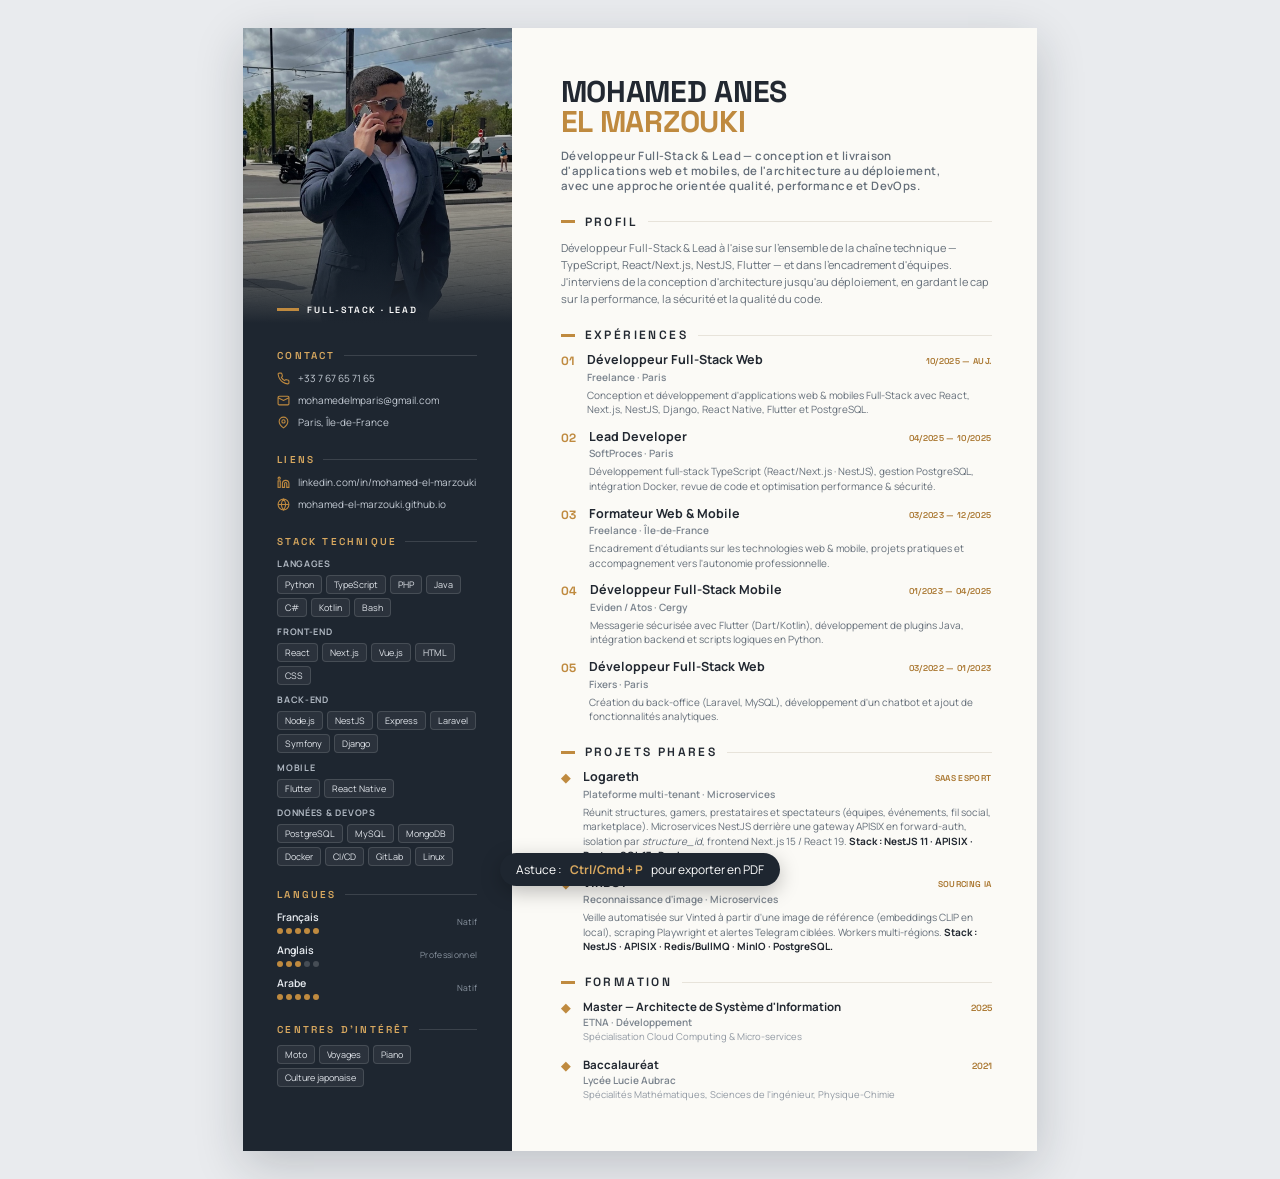
<file: cv.html>
<!DOCTYPE html>
<html lang="fr">
<head>
<meta charset="UTF-8">
<meta name="viewport" content="width=device-width, initial-scale=1.0">
<title>CV — Mohamed Anes El Marzouki</title>
<link rel="preconnect" href="https://fonts.googleapis.com">
<link rel="preconnect" href="https://fonts.gstatic.com" crossorigin>
<link href="https://fonts.googleapis.com/css2?family=Space+Grotesk:wght@500;600;700&family=Manrope:wght@400;500;600;700;800&display=swap" rel="stylesheet">
<style>
  :root{
    --ink:#1e2630;          /* sidebar — ton du costume */
    --ink-2:#171d26;
    --paper:#fbfaf6;        /* main warm off-white */
    --text:#222831;
    --muted:#646e79;
    --faint:#9098a2;
    --line:#e7e3da;
    --accent:#bf8a3f;       /* sable / ambre chaud */
    --accent-d:#a9762f;
    --s-text:#c4cbd4;       /* sidebar light text */
    --s-faint:#8b95a1;
    --s-head:#d8a85f;
    --s-line:rgba(255,255,255,.13);
    --s-chip:rgba(255,255,255,.06);
  }
  *{ box-sizing:border-box; margin:0; padding:0; }
  html,body{ background:#e9ebee; }
  body{
    font-family:'Manrope', system-ui, sans-serif;
    color:var(--text);
    -webkit-font-smoothing:antialiased;
    text-rendering:optimizeLegibility;
    display:flex; justify-content:center;
    padding:28px 16px;
  }

  .page{
    width:210mm; min-height:297mm;
    background:var(--paper);
    display:grid; grid-template-columns:71mm 1fr;
    box-shadow:0 14px 46px rgba(20,28,40,.20);
    overflow:hidden; position:relative;
    -webkit-print-color-adjust:exact; print-color-adjust:exact;
  }

  /* ============ SIDEBAR ============ */
  .sidebar{ background:var(--ink); color:var(--s-text); position:relative; }

  .photo{
    position:relative; width:100%; height:78mm; overflow:hidden;
    background:var(--ink-2);
  }
  .photo img{ width:100%; height:100%; object-fit:cover; object-position:46% 28%; display:block; }
  .photo::after{
    content:""; position:absolute; inset:0;
    background:linear-gradient(180deg, rgba(30,38,48,0) 55%, rgba(30,38,48,.55) 82%, var(--ink) 100%);
  }
  .photo-tag{
    position:absolute; left:0; bottom:7px; z-index:2;
    display:flex; align-items:center; gap:8px;
    padding:0 9mm;
  }
  .photo-tag .bar{ width:22px; height:3px; background:var(--accent); }
  .photo-tag span{
    font-family:'Space Grotesk',sans-serif; font-size:9px; font-weight:600;
    letter-spacing:.2em; text-transform:uppercase; color:#fff; white-space:nowrap;
  }

  .side-pad{ padding:7mm 9mm 11mm; }
  .side-block{ margin-bottom:6mm; }
  .side-block:last-child{ margin-bottom:0; }

  .side-h{
    font-family:'Space Grotesk',sans-serif;
    font-size:10px; font-weight:600; letter-spacing:.22em;
    text-transform:uppercase; color:var(--s-head);
    display:flex; align-items:center; gap:8px; margin-bottom:9px;
  }
  .side-h::after{ content:""; flex:1; height:1px; background:var(--s-line); }

  .crow{
    display:flex; gap:8px; align-items:flex-start;
    font-size:10px; line-height:1.5; color:var(--s-text);
    margin-bottom:7px; word-break:break-word;
  }
  .crow:last-child{ margin-bottom:0; }
  .ic{ flex:0 0 13px; width:13px; height:13px; margin-top:1px; color:var(--accent); }
  .crow a{ color:var(--s-text); text-decoration:none; }
  .ph{ color:var(--s-faint); font-style:italic; }

  .sgroup{ margin-bottom:8px; }
  .sgroup:last-child{ margin-bottom:0; }
  .slabel{
    font-size:9px; font-weight:700; color:#aeb6c0;
    text-transform:uppercase; letter-spacing:.08em; margin-bottom:5px;
  }
  .chips{ display:flex; flex-wrap:wrap; gap:4px; }
  .chip{
    font-size:9px; line-height:1; padding:4px 7px;
    background:var(--s-chip); border:1px solid var(--s-line);
    border-radius:4px; color:#dfe3e9; white-space:nowrap;
  }

  .lrow{ display:flex; align-items:center; justify-content:space-between; gap:8px; margin-bottom:9px; }
  .lrow:last-child{ margin-bottom:0; }
  .lname{ font-size:10.5px; font-weight:600; color:#e7ebf0; }
  .llevel{ font-size:8.5px; color:var(--s-faint); letter-spacing:.04em; }
  .dots{ display:flex; gap:3px; margin-top:4px; }
  .dot{ width:6px; height:6px; border-radius:50%; background:rgba(255,255,255,.18); }
  .dot.on{ background:var(--accent); }

  /* ============ MAIN ============ */
  .main{ padding:13mm 12mm 12mm 13mm; }

  .kicker{
    font-family:'Space Grotesk',sans-serif;
    font-size:10px; font-weight:600; letter-spacing:.32em;
    text-transform:uppercase; color:var(--accent-d); margin-bottom:8px;
  }
  .name{
    font-family:'Space Grotesk',sans-serif;
    font-size:30px; font-weight:700; line-height:1.0;
    letter-spacing:-.01em; color:var(--text); text-transform:uppercase;
  }
  .name .l2{ display:block; color:var(--accent); }
  .role{
    font-size:11.5px; font-weight:600; letter-spacing:.04em;
    color:var(--muted); margin-top:11px; max-width:92%;
  }

  .block{ margin-top:5.4mm; }
  .h{
    font-family:'Space Grotesk',sans-serif;
    font-size:12px; font-weight:600; letter-spacing:.2em;
    text-transform:uppercase; color:var(--text);
    display:flex; align-items:center; gap:10px; margin-bottom:9px;
  }
  .h::before{ content:""; width:14px; height:3px; background:var(--accent); }
  .h::after{ content:""; flex:1; height:1px; background:var(--line); }

  .profil{ font-size:11px; line-height:1.55; color:var(--muted); text-wrap:pretty; }

  /* experiences */
  .job{ display:grid; grid-template-columns:auto 1fr; gap:13px; margin-bottom:3.2mm; }
  .job:last-child{ margin-bottom:0; }
  .jidx{
    font-family:'Space Grotesk',sans-serif; font-size:12px; font-weight:700;
    color:var(--accent); padding-top:1px; letter-spacing:.02em;
  }
  .jbody{ position:relative; }
  .jhead{ display:flex; justify-content:space-between; align-items:baseline; gap:10px; }
  .jtitle{ font-size:12.5px; font-weight:700; color:var(--text); line-height:1.25; }
  .jdate{
    font-family:'Space Grotesk',sans-serif; font-size:8.5px; font-weight:600;
    color:var(--accent-d); white-space:nowrap; letter-spacing:.04em;
    text-transform:uppercase; padding-top:2px;
  }
  .jmeta{ font-size:10px; font-weight:600; color:#7a838d; margin:2px 0 4px; }
  .jdesc{ font-size:10px; line-height:1.45; color:var(--muted); text-wrap:pretty; }
  .jdesc b{ color:var(--text); font-weight:700; }

  /* education */
  .edu{ display:grid; grid-template-columns:auto 1fr; gap:13px; margin-bottom:3.6mm; }
  .edu:last-child{ margin-bottom:0; }
  .ehead{ display:flex; justify-content:space-between; align-items:baseline; gap:10px; }
  .etitle{ font-size:11.5px; font-weight:700; color:var(--text); }
  .edate{ font-family:'Space Grotesk',sans-serif; font-size:9px; font-weight:600; color:var(--accent-d); white-space:nowrap; }
  .emeta{ font-size:10px; color:#7a838d; font-weight:600; margin-top:1px; }
  .esub{ font-size:9.5px; color:var(--faint); margin-top:1px; }
  .ebullet{
    font-family:'Space Grotesk',sans-serif; font-size:12px; font-weight:700;
    color:var(--accent); padding-top:1px;
  }

  @page{ size:A4; margin:0; }
  @media print{
    html,body{ background:#fff; padding:0; }
    .page{ box-shadow:none; }
    .no-print{ display:none !important; }
  }
  .hint{
    position:fixed; left:50%; transform:translateX(-50%); bottom:14px;
    background:#1e2630; color:#fff; font-size:12px; font-family:'Manrope',sans-serif;
    padding:8px 16px; border-radius:999px; box-shadow:0 6px 20px rgba(0,0,0,.25);
    z-index:50; display:flex; align-items:center; gap:8px;
  }
  .hint b{ font-weight:700; color:var(--s-head); }
</style>
</head>
<body>

<div class="page">

  <!-- ============ SIDEBAR ============ -->
  <aside class="sidebar">

    <div class="photo">
      <img src="portfolio/portrait.jpg" alt="Mohamed Anes El Marzouki">
      <div class="photo-tag"><span class="bar"></span><span>Full-Stack · Lead</span></div>
    </div>

    <div class="side-pad">

      <div class="side-block">
        <div class="side-h">Contact</div>
        <div class="crow">
          <svg class="ic" viewBox="0 0 24 24" fill="none" stroke="currentColor" stroke-width="2"><path d="M22 16.92v3a2 2 0 0 1-2.18 2 19.79 19.79 0 0 1-8.63-3.07 19.5 19.5 0 0 1-6-6 19.79 19.79 0 0 1-3.07-8.67A2 2 0 0 1 4.11 2h3a2 2 0 0 1 2 1.72c.13.96.36 1.9.7 2.81a2 2 0 0 1-.45 2.11L8.09 9.91a16 16 0 0 0 6 6l1.27-1.27a2 2 0 0 1 2.11-.45c.91.34 1.85.57 2.81.7A2 2 0 0 1 22 16.92Z"/></svg>
          <span>+33 7 67 65 71 65</span>
        </div>
        <div class="crow">
          <svg class="ic" viewBox="0 0 24 24" fill="none" stroke="currentColor" stroke-width="2"><rect x="2" y="4" width="20" height="16" rx="2"/><path d="m22 7-10 5L2 7"/></svg>
          <a href="mailto:mohamedelmparis@gmail.com">mohamedelmparis@gmail.com</a>
        </div>
        <div class="crow">
          <svg class="ic" viewBox="0 0 24 24" fill="none" stroke="currentColor" stroke-width="2"><path d="M20 10c0 6-8 12-8 12s-8-6-8-12a8 8 0 0 1 16 0Z"/><circle cx="12" cy="10" r="3"/></svg>
          <span>Paris, Île-de-France</span>
        </div>
      </div>

      <div class="side-block">
        <div class="side-h">Liens</div>
        <div class="crow">
          <svg class="ic" viewBox="0 0 24 24" fill="none" stroke="currentColor" stroke-width="2"><path d="M16 8a6 6 0 0 1 6 6v7h-4v-7a2 2 0 0 0-4 0v7h-4v-7a6 6 0 0 1 6-6Z"/><rect x="2" y="9" width="4" height="12"/><circle cx="4" cy="4" r="2"/></svg>
          <a href="https://www.linkedin.com/in/mohamed-el-marzouki">linkedin.com/in/mohamed-el-marzouki</a>
        </div>
        <div class="crow">
          <svg class="ic" viewBox="0 0 24 24" fill="none" stroke="currentColor" stroke-width="2"><circle cx="12" cy="12" r="10"/><path d="M2 12h20"/><path d="M12 2a15.3 15.3 0 0 1 4 10 15.3 15.3 0 0 1-4 10 15.3 15.3 0 0 1-4-10 15.3 15.3 0 0 1 4-10Z"/></svg>
          <a href="https://mohamed-el-marzouki.github.io/">mohamed-el-marzouki.github.io</a>
        </div>
      </div>

      <div class="side-block">
        <div class="side-h">Stack technique</div>
        <div class="sgroup">
          <div class="slabel">Langages</div>
          <div class="chips"><span class="chip">Python</span><span class="chip">TypeScript</span><span class="chip">PHP</span><span class="chip">Java</span><span class="chip">C#</span><span class="chip">Kotlin</span><span class="chip">Bash</span></div>
        </div>
        <div class="sgroup">
          <div class="slabel">Front-End</div>
          <div class="chips"><span class="chip">React</span><span class="chip">Next.js</span><span class="chip">Vue.js</span><span class="chip">HTML</span><span class="chip">CSS</span></div>
        </div>
        <div class="sgroup">
          <div class="slabel">Back-End</div>
          <div class="chips"><span class="chip">Node.js</span><span class="chip">NestJS</span><span class="chip">Express</span><span class="chip">Laravel</span><span class="chip">Symfony</span><span class="chip">Django</span></div>
        </div>
        <div class="sgroup">
          <div class="slabel">Mobile</div>
          <div class="chips"><span class="chip">Flutter</span><span class="chip">React Native</span></div>
        </div>
        <div class="sgroup">
          <div class="slabel">Données &amp; DevOps</div>
          <div class="chips"><span class="chip">PostgreSQL</span><span class="chip">MySQL</span><span class="chip">MongoDB</span><span class="chip">Docker</span><span class="chip">CI/CD</span><span class="chip">GitLab</span><span class="chip">Linux</span></div>
        </div>
      </div>

      <div class="side-block">
        <div class="side-h">Langues</div>
        <div class="lrow">
          <div>
            <div class="lname">Français</div>
            <div class="dots"><span class="dot on"></span><span class="dot on"></span><span class="dot on"></span><span class="dot on"></span><span class="dot on"></span></div>
          </div>
          <div class="llevel">Natif</div>
        </div>
        <div class="lrow">
          <div>
            <div class="lname">Anglais</div>
            <div class="dots"><span class="dot on"></span><span class="dot on"></span><span class="dot on"></span><span class="dot"></span><span class="dot"></span></div>
          </div>
          <div class="llevel">Professionnel</div>
        </div>
        <div class="lrow">
          <div>
            <div class="lname">Arabe</div>
            <div class="dots"><span class="dot on"></span><span class="dot on"></span><span class="dot on"></span><span class="dot on"></span><span class="dot on"></span></div>
          </div>
          <div class="llevel">Natif</div>
        </div>
      </div>

      <div class="side-block">
        <div class="side-h">Centres d'intérêt</div>
        <div class="chips"><span class="chip">Moto</span><span class="chip">Voyages</span><span class="chip">Piano</span><span class="chip">Culture japonaise</span></div>
      </div>

    </div>
  </aside>

  <!-- ============ MAIN ============ -->
  <main class="main">

    <header>
      <h1 class="name">Mohamed Anes<span class="l2">El Marzouki</span></h1>
      <p class="role">Développeur Full-Stack &amp; Lead — conception et livraison d'applications web et mobiles, de l'architecture au déploiement, avec une approche orientée qualité, performance et DevOps.</p>
    </header>

    <section class="block">
      <h2 class="h">Profil</h2>
      <p class="profil">Développeur Full-Stack &amp; Lead à l'aise sur l'ensemble de la chaîne technique — TypeScript, React/Next.js, NestJS, Flutter — et dans l'encadrement d'équipes. J'interviens de la conception d'architecture jusqu'au déploiement, en gardant le cap sur la performance, la sécurité et la qualité du code.</p>
    </section>

    <section class="block">
      <h2 class="h">Expériences</h2>

      <div class="job">
        <div class="jidx">01</div>
        <div class="jbody">
          <div class="jhead"><div class="jtitle">Développeur Full-Stack Web</div><div class="jdate">10/2025 — Auj.</div></div>
          <div class="jmeta">Freelance · Paris</div>
          <div class="jdesc">Conception et développement d'applications web &amp; mobiles Full-Stack avec React, Next.js, NestJS, Django, React Native, Flutter et PostgreSQL.</div>
        </div>
      </div>

      <div class="job">
        <div class="jidx">02</div>
        <div class="jbody">
          <div class="jhead"><div class="jtitle">Lead Developer</div><div class="jdate">04/2025 — 10/2025</div></div>
          <div class="jmeta">SoftProces · Paris</div>
          <div class="jdesc">Développement full-stack TypeScript (React/Next.js · NestJS), gestion PostgreSQL, intégration Docker, revue de code et optimisation performance &amp; sécurité.</div>
        </div>
      </div>

      <div class="job">
        <div class="jidx">03</div>
        <div class="jbody">
          <div class="jhead"><div class="jtitle">Formateur Web &amp; Mobile</div><div class="jdate">03/2023 — 12/2025</div></div>
          <div class="jmeta">Freelance · Île-de-France</div>
          <div class="jdesc">Encadrement d'étudiants sur les technologies web &amp; mobile, projets pratiques et accompagnement vers l'autonomie professionnelle.</div>
        </div>
      </div>

      <div class="job">
        <div class="jidx">04</div>
        <div class="jbody">
          <div class="jhead"><div class="jtitle">Développeur Full-Stack Mobile</div><div class="jdate">01/2023 — 04/2025</div></div>
          <div class="jmeta">Eviden / Atos · Cergy</div>
          <div class="jdesc">Messagerie sécurisée avec Flutter (Dart/Kotlin), développement de plugins Java, intégration backend et scripts logiques en Python.</div>
        </div>
      </div>

      <div class="job">
        <div class="jidx">05</div>
        <div class="jbody">
          <div class="jhead"><div class="jtitle">Développeur Full-Stack Web</div><div class="jdate">03/2022 — 01/2023</div></div>
          <div class="jmeta">Fixers · Paris</div>
          <div class="jdesc">Création du back-office (Laravel, MySQL), développement d'un chatbot et ajout de fonctionnalités analytiques.</div>
        </div>
      </div>

    </section>

    <section class="block">
      <h2 class="h">Projets phares</h2>

      <div class="job">
        <div class="jidx">◆</div>
        <div class="jbody">
          <div class="jhead"><div class="jtitle">Logareth</div><div class="jdate">SaaS eSport</div></div>
          <div class="jmeta">Plateforme multi-tenant · Microservices</div>
          <div class="jdesc">Réunit structures, gamers, prestataires et spectateurs (équipes, événements, fil social, marketplace). Microservices NestJS derrière une gateway APISIX en forward-auth, isolation par <i>structure_id</i>, frontend Next.js 15 / React 19. <b>Stack&nbsp;: NestJS 11 · APISIX · PostgreSQL 17 · Docker.</b></div>
        </div>
      </div>

      <div class="job">
        <div class="jidx">◆</div>
        <div class="jbody">
          <div class="jhead"><div class="jtitle">VinBOT</div><div class="jdate">Sourcing IA</div></div>
          <div class="jmeta">Reconnaissance d'image · Microservices</div>
          <div class="jdesc">Veille automatisée sur Vinted à partir d'une image de référence (embeddings CLIP en local), scraping Playwright et alertes Telegram ciblées. Workers multi-régions. <b>Stack&nbsp;: NestJS · APISIX · Redis/BullMQ · MinIO · PostgreSQL.</b></div>
        </div>
      </div>

    </section>

    <section class="block">
      <h2 class="h">Formation</h2>
      <div class="edu">
        <div class="ebullet">◆</div>
        <div>
          <div class="ehead"><div class="etitle">Master — Architecte de Système d'Information</div><div class="edate">2025</div></div>
          <div class="emeta">ETNA · Développement</div>
          <div class="esub">Spécialisation Cloud Computing &amp; Micro-services</div>
        </div>
      </div>
      <div class="edu">
        <div class="ebullet">◆</div>
        <div>
          <div class="ehead"><div class="etitle">Baccalauréat</div><div class="edate">2021</div></div>
          <div class="emeta">Lycée Lucie Aubrac</div>
          <div class="esub">Spécialités Mathématiques, Sciences de l'ingénieur, Physique-Chimie</div>
        </div>
      </div>
    </section>

  </main>

</div>

<div class="hint no-print">Astuce : <b>Ctrl/Cmd + P</b> pour exporter en PDF</div>

</body>
</html>
</file>
